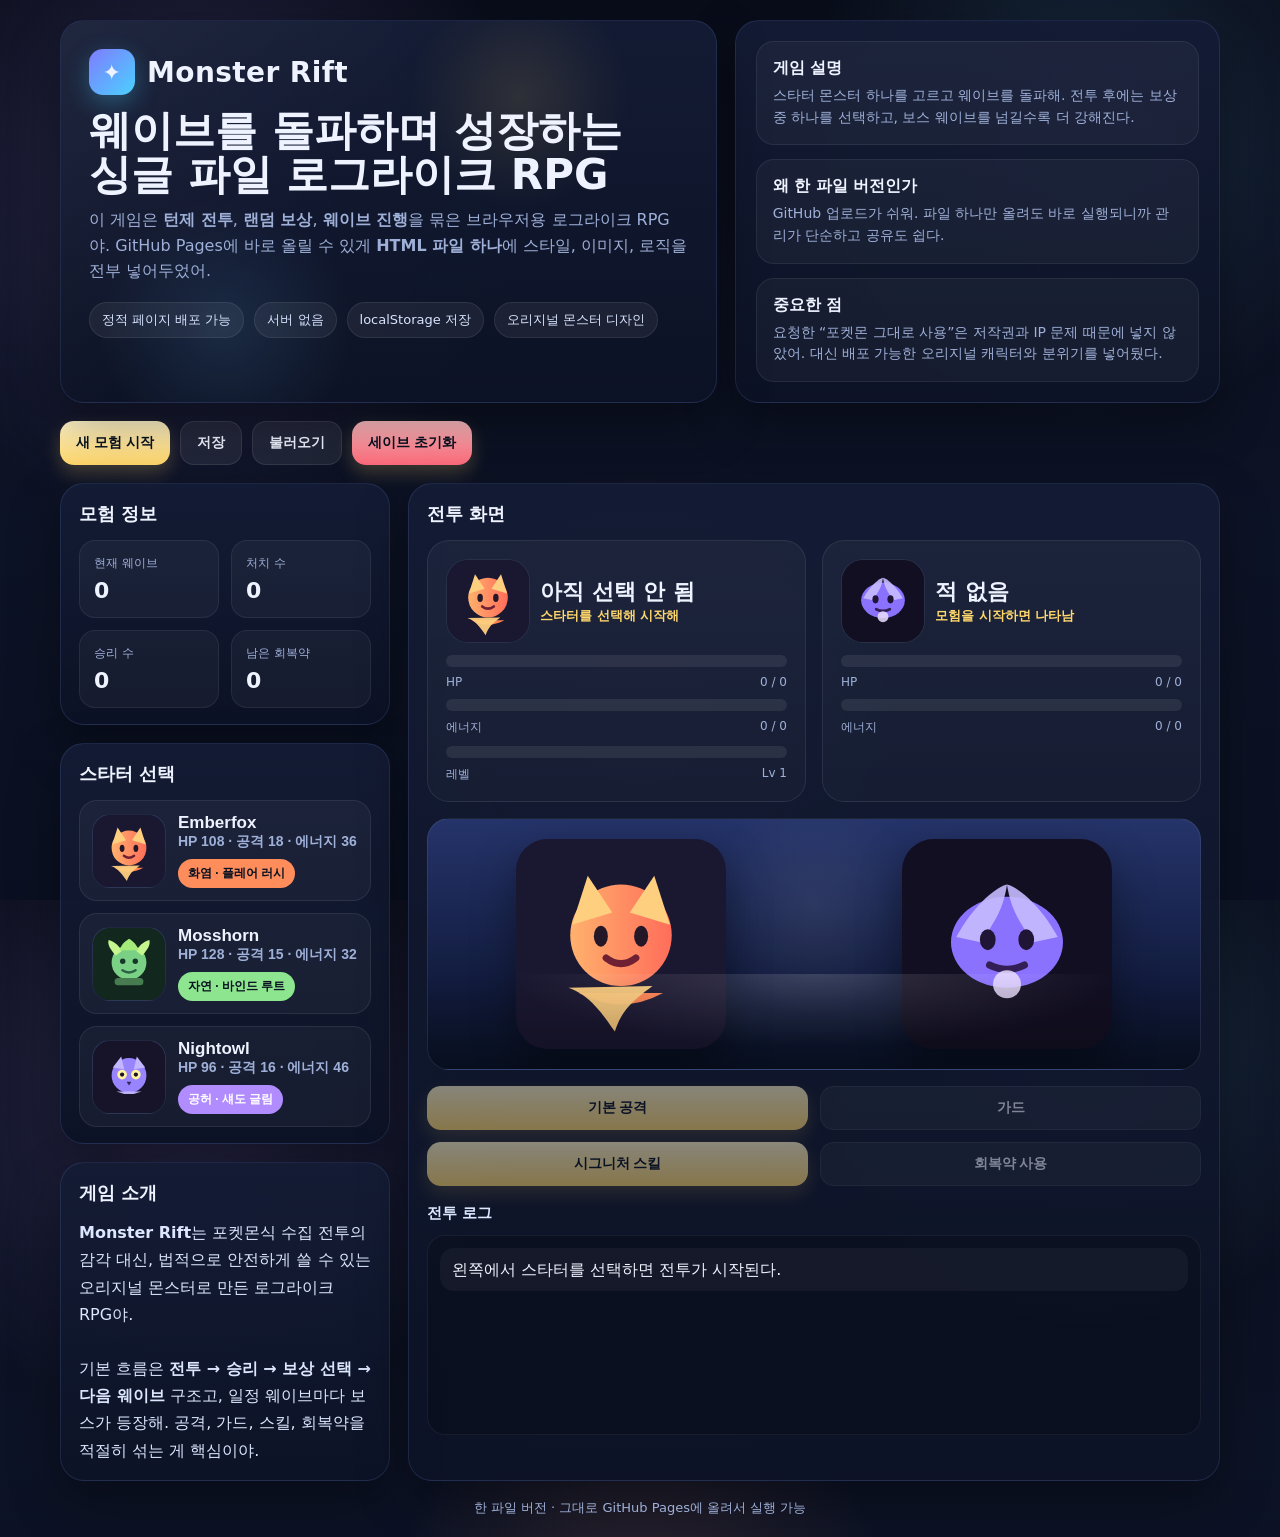
<file: Index.html>
<!DOCTYPE html>
<html lang="ko">
<head>
  <meta charset="UTF-8" />
  <meta name="viewport" content="width=device-width, initial-scale=1.0" />
  <title>Monster Rift - Single File Roguelike</title>
  <style>
    :root{
      --bg:#0b1020; --panel:#121a31; --panel2:#17213d; --line:#2a3763; --text:#eef3ff; --muted:#9fb0d8;
      --gold:#ffd76b; --hp:#ff6b7b; --mana:#6bc5ff; --heal:#66e0a3; --fire:#ff8d5c; --leaf:#8de58f; --void:#b18cff;
      --shadow:0 20px 50px rgba(0,0,0,.35);
    }
    *{box-sizing:border-box}
    html,body{height:100%}
    body{
      margin:0; color:var(--text); font-family:Inter, Pretendard, system-ui, -apple-system, Segoe UI, Roboto, sans-serif;
      background:
        radial-gradient(circle at 15% 20%, rgba(177,140,255,.18), transparent 26%),
        radial-gradient(circle at 85% 15%, rgba(107,197,255,.16), transparent 22%),
        radial-gradient(circle at 50% 80%, rgba(255,141,92,.14), transparent 26%),
        linear-gradient(180deg, #090d1a, #0d1326 60%, #0a1021);
      min-height:100vh;
    }
    .wrap{max-width:1200px; margin:0 auto; padding:20px}
    .hero{
      display:grid; grid-template-columns:1.15fr .85fr; gap:18px; margin-bottom:18px;
    }
    .panel{
      background:linear-gradient(180deg, rgba(20,28,53,.95), rgba(13,19,38,.95));
      border:1px solid rgba(130,160,255,.14); border-radius:24px; box-shadow:var(--shadow);
      overflow:hidden;
    }
    .hero-main{position:relative; min-height:280px; padding:28px; isolation:isolate}
    .hero-main::before{
      content:""; position:absolute; inset:0;
      background:
        radial-gradient(circle at 70% 20%, rgba(255,215,107,.12), transparent 20%),
        radial-gradient(circle at 25% 80%, rgba(107,197,255,.12), transparent 22%),
        linear-gradient(135deg, rgba(255,255,255,.05), transparent 42%);
      z-index:-1;
    }
    .logo{display:flex; align-items:center; gap:12px; font-weight:800; font-size:28px; letter-spacing:.4px}
    .logo-badge{
      width:46px; height:46px; border-radius:14px; display:grid; place-items:center; font-size:22px;
      background:linear-gradient(135deg, #7f7cff, #4ad1ff); box-shadow:0 8px 24px rgba(74,209,255,.3);
    }
    h1{margin:14px 0 10px; font-size:42px; line-height:1.05}
    .sub{color:var(--muted); max-width:680px; line-height:1.6}
    .tags{display:flex; flex-wrap:wrap; gap:10px; margin-top:18px}
    .tag{padding:8px 12px; border-radius:999px; background:rgba(255,255,255,.06); border:1px solid rgba(255,255,255,.08); color:#d8e4ff; font-size:13px}
    .hero-side{padding:20px; display:grid; gap:14px}
    .mini-card{padding:16px; border-radius:18px; background:rgba(255,255,255,.04); border:1px solid rgba(255,255,255,.07)}
    .mini-title{font-weight:700; margin-bottom:6px}
    .mini-text{color:var(--muted); font-size:14px; line-height:1.55}

    .toolbar{display:flex; flex-wrap:wrap; gap:10px; margin:16px 0 18px}
    button{
      appearance:none; border:none; cursor:pointer; color:#08111f; background:linear-gradient(180deg,#fff4c9,#ffd76b);
      border-radius:14px; padding:12px 16px; font-weight:800; font-size:14px; box-shadow:0 8px 18px rgba(255,215,107,.22);
      transition:.18s transform,.18s opacity,.18s box-shadow;
    }
    button.secondary{background:rgba(255,255,255,.07); color:var(--text); box-shadow:none; border:1px solid rgba(255,255,255,.09)}
    button.danger{background:linear-gradient(180deg,#ffbdc2,#ff6b7b)}
    button:hover{transform:translateY(-1px)} button:active{transform:translateY(1px)} button:disabled{opacity:.5; cursor:not-allowed}

    .game-grid{display:grid; grid-template-columns:330px 1fr; gap:18px}
    .side-stack{display:grid; gap:18px}
    .box{padding:18px 18px 16px}
    .box h2{margin:0 0 14px; font-size:18px}
    .box h3{margin:0 0 12px; font-size:15px; color:#dce7ff}
    .muted{color:var(--muted)}

    .stats{display:grid; grid-template-columns:1fr 1fr; gap:12px}
    .stat{padding:14px; border-radius:16px; background:rgba(255,255,255,.04); border:1px solid rgba(255,255,255,.07)}
    .stat .label{font-size:12px; color:var(--muted); margin-bottom:6px}
    .stat .value{font-size:22px; font-weight:800}

    .creature-pick{display:grid; gap:12px}
    .creature-btn{display:grid; grid-template-columns:74px 1fr; gap:12px; align-items:center; width:100%; text-align:left; background:rgba(255,255,255,.04); color:var(--text); box-shadow:none; border:1px solid rgba(255,255,255,.08); padding:12px; border-radius:18px}
    .portrait{width:74px; height:74px; border-radius:18px; overflow:hidden; border:1px solid rgba(255,255,255,.08); background:linear-gradient(180deg,#1b2748,#0e1530); display:grid; place-items:center}
    .portrait img{width:100%; height:100%; object-fit:cover; display:block}
    .creature-name{font-size:17px; font-weight:800}
    .pill{display:inline-flex; align-items:center; gap:6px; margin-top:8px; padding:6px 10px; border-radius:999px; font-size:12px; font-weight:700; color:#08111f}
    .pill.fire{background:var(--fire)} .pill.leaf{background:var(--leaf)} .pill.void{background:var(--void); color:#fff}

    .battle-top{display:grid; grid-template-columns:1fr 1fr; gap:16px; align-items:stretch}
    .combatant{position:relative; padding:18px; border-radius:22px; background:linear-gradient(180deg, rgba(255,255,255,.04), rgba(255,255,255,.025)); border:1px solid rgba(255,255,255,.08)}
    .combatant-header{display:flex; align-items:center; justify-content:space-between; gap:10px; margin-bottom:12px}
    .name-row{display:flex; align-items:center; gap:10px}
    .avatar{width:84px; height:84px; border-radius:22px; overflow:hidden; border:1px solid rgba(255,255,255,.1); background:#101933; flex:0 0 auto}
    .avatar img{width:100%; height:100%; display:block; object-fit:cover}
    .big-name{font-size:22px; font-weight:800}
    .wave{color:var(--gold); font-size:13px; font-weight:800}
    .bar{height:12px; border-radius:999px; background:rgba(255,255,255,.08); overflow:hidden; margin-top:10px}
    .bar > span{display:block; height:100%; border-radius:999px}
    .bar.hp > span{background:linear-gradient(90deg,#ff5c70,#ff8c98)}
    .bar.mana > span{background:linear-gradient(90deg,#5ab1ff,#83d4ff)}
    .bar.xp > span{background:linear-gradient(90deg,#ffd76b,#fff2ad)}
    .bar-label{display:flex; justify-content:space-between; margin-top:8px; font-size:12px; color:var(--muted)}

    .arena{
      margin-top:16px; min-height:210px; border-radius:22px; position:relative; overflow:hidden;
      border:1px solid rgba(255,255,255,.08);
      background:
        radial-gradient(circle at 50% 35%, rgba(255,255,255,.08), transparent 26%),
        linear-gradient(180deg, rgba(95,127,255,.18), rgba(26,35,68,.12)),
        linear-gradient(180deg, #182349, #0c1430 65%, #081126);
      display:grid; grid-template-columns:1fr 1fr;
    }
    .arena::after{content:""; position:absolute; inset:auto 0 0 0; height:38%; background:linear-gradient(180deg, transparent, rgba(0,0,0,.28)), radial-gradient(ellipse at 50% 0%, rgba(255,255,255,.14), transparent 55%)}
    .sprite-zone{display:grid; place-items:end center; padding:20px; position:relative}
    .sprite-zone .sprite{width:min(210px,90%); filter:drop-shadow(0 18px 22px rgba(0,0,0,.38)); transform-origin:center bottom; animation:idle 3s ease-in-out infinite}
    .enemy-zone .sprite{animation-delay:-1.2s}
    @keyframes idle{0%,100%{transform:translateY(0)}50%{transform:translateY(-6px)}}
    .flash{animation:flash .24s ease}
    .shake{animation:shake .28s ease}
    @keyframes flash{0%{filter:brightness(1)}50%{filter:brightness(1.8)}100%{filter:brightness(1)}}
    @keyframes shake{0%,100%{transform:translateX(0)}25%{transform:translateX(-6px)}75%{transform:translateX(6px)}}

    .actions{display:grid; grid-template-columns:repeat(2,minmax(0,1fr)); gap:12px; margin-top:16px}
    .log{height:200px; overflow:auto; border-radius:18px; background:rgba(0,0,0,.18); border:1px solid rgba(255,255,255,.06); padding:12px}
    .log-entry{padding:10px 12px; border-radius:14px; background:rgba(255,255,255,.04); margin-bottom:8px; line-height:1.45}
    .log-entry strong{color:var(--gold)}

    .reward-grid{display:grid; grid-template-columns:repeat(3,1fr); gap:12px; margin-top:10px}
    .reward-card{padding:16px; border-radius:18px; border:1px solid rgba(255,255,255,.08); background:rgba(255,255,255,.04)}
    .reward-card .r-title{font-weight:800; margin-bottom:6px}
    .reward-card .r-desc{font-size:13px; color:var(--muted); line-height:1.5; min-height:56px}

    .footer-note{margin-top:18px; color:var(--muted); font-size:13px; text-align:center}
    .desc{line-height:1.7; color:#dce7ff}
    .hidden{display:none !important}

    @media (max-width: 980px){
      .hero{grid-template-columns:1fr}
      .game-grid{grid-template-columns:1fr}
    }
    @media (max-width: 680px){
      h1{font-size:34px}
      .battle-top{grid-template-columns:1fr}
      .reward-grid{grid-template-columns:1fr}
      .actions{grid-template-columns:1fr}
    }
  </style>
</head>
<body>
  <div class="wrap">
    <section class="hero">
      <div class="panel hero-main">
        <div class="logo"><div class="logo-badge">✦</div> Monster Rift</div>
        <h1>웨이브를 돌파하며 성장하는<br>싱글 파일 로그라이크 RPG</h1>
        <div class="sub">
          이 게임은 <strong>턴제 전투</strong>, <strong>랜덤 보상</strong>, <strong>웨이브 진행</strong>을 묶은 브라우저용 로그라이크 RPG야.
          GitHub Pages에 바로 올릴 수 있게 <strong>HTML 파일 하나</strong>에 스타일, 이미지, 로직을 전부 넣어두었어.
        </div>
        <div class="tags">
          <div class="tag">정적 페이지 배포 가능</div>
          <div class="tag">서버 없음</div>
          <div class="tag">localStorage 저장</div>
          <div class="tag">오리지널 몬스터 디자인</div>
        </div>
      </div>
      <div class="panel hero-side">
        <div class="mini-card">
          <div class="mini-title">게임 설명</div>
          <div class="mini-text">스타터 몬스터 하나를 고르고 웨이브를 돌파해. 전투 후에는 보상 중 하나를 선택하고, 보스 웨이브를 넘길수록 더 강해진다.</div>
        </div>
        <div class="mini-card">
          <div class="mini-title">왜 한 파일 버전인가</div>
          <div class="mini-text">GitHub 업로드가 쉬워. 파일 하나만 올려도 바로 실행되니까 관리가 단순하고 공유도 쉽다.</div>
        </div>
        <div class="mini-card">
          <div class="mini-title">중요한 점</div>
          <div class="mini-text">요청한 “포켓몬 그대로 사용”은 저작권과 IP 문제 때문에 넣지 않았어. 대신 배포 가능한 오리지널 캐릭터와 분위기를 넣어뒀다.</div>
        </div>
      </div>
    </section>

    <div class="toolbar">
      <button id="newRunBtn">새 모험 시작</button>
      <button id="saveBtn" class="secondary">저장</button>
      <button id="loadBtn" class="secondary">불러오기</button>
      <button id="resetBtn" class="danger">세이브 초기화</button>
    </div>

    <section class="game-grid">
      <div class="side-stack">
        <div class="panel box">
          <h2>모험 정보</h2>
          <div class="stats">
            <div class="stat"><div class="label">현재 웨이브</div><div class="value" id="waveStat">0</div></div>
            <div class="stat"><div class="label">처치 수</div><div class="value" id="killsStat">0</div></div>
            <div class="stat"><div class="label">승리 수</div><div class="value" id="winsStat">0</div></div>
            <div class="stat"><div class="label">남은 회복약</div><div class="value" id="potionStat">0</div></div>
          </div>
        </div>

        <div class="panel box">
          <h2>스타터 선택</h2>
          <div class="creature-pick" id="starterList"></div>
        </div>

        <div class="panel box">
          <h2>게임 소개</h2>
          <div class="desc">
            <strong>Monster Rift</strong>는 포켓몬식 수집 전투의 감각 대신, 법적으로 안전하게 쓸 수 있는 오리지널 몬스터로 만든 로그라이크 RPG야.<br><br>
            기본 흐름은 <strong>전투 → 승리 → 보상 선택 → 다음 웨이브</strong> 구조고, 일정 웨이브마다 보스가 등장해.
            공격, 가드, 스킬, 회복약을 적절히 섞는 게 핵심이야.
          </div>
        </div>
      </div>

      <div class="panel box">
        <h2>전투 화면</h2>
        <div class="battle-top">
          <div class="combatant" id="playerCard">
            <div class="combatant-header">
              <div class="name-row">
                <div class="avatar"><img id="playerAvatar" alt="player avatar"></div>
                <div>
                  <div class="big-name" id="playerName">아직 선택 안 됨</div>
                  <div class="wave" id="playerType">스타터를 선택해 시작해</div>
                </div>
              </div>
            </div>
            <div class="bar hp"><span id="playerHpBar" style="width:0%"></span></div>
            <div class="bar-label"><span>HP</span><span id="playerHpText">0 / 0</span></div>
            <div class="bar mana"><span id="playerManaBar" style="width:0%"></span></div>
            <div class="bar-label"><span>에너지</span><span id="playerManaText">0 / 0</span></div>
            <div class="bar xp"><span id="playerXpBar" style="width:0%"></span></div>
            <div class="bar-label"><span>레벨</span><span id="playerXpText">Lv 1</span></div>
          </div>

          <div class="combatant" id="enemyCard">
            <div class="combatant-header">
              <div class="name-row">
                <div class="avatar"><img id="enemyAvatar" alt="enemy avatar"></div>
                <div>
                  <div class="big-name" id="enemyName">적 없음</div>
                  <div class="wave" id="enemyType">모험을 시작하면 나타남</div>
                </div>
              </div>
            </div>
            <div class="bar hp"><span id="enemyHpBar" style="width:0%"></span></div>
            <div class="bar-label"><span>HP</span><span id="enemyHpText">0 / 0</span></div>
            <div class="bar mana"><span id="enemyManaBar" style="width:0%"></span></div>
            <div class="bar-label"><span>에너지</span><span id="enemyManaText">0 / 0</span></div>
          </div>
        </div>

        <div class="arena">
          <div class="sprite-zone player-zone"><img class="sprite" id="playerSprite" alt="player sprite"></div>
          <div class="sprite-zone enemy-zone"><img class="sprite" id="enemySprite" alt="enemy sprite"></div>
        </div>

        <div class="actions">
          <button id="attackBtn">기본 공격</button>
          <button id="guardBtn" class="secondary">가드</button>
          <button id="skillBtn">시그니처 스킬</button>
          <button id="potionBtn" class="secondary">회복약 사용</button>
        </div>

        <div id="rewardSection" class="hidden">
          <h3 style="margin-top:18px">전투 승리 보상</h3>
          <div class="reward-grid" id="rewardGrid"></div>
        </div>

        <h3 style="margin-top:18px">전투 로그</h3>
        <div class="log" id="log"></div>
      </div>
    </section>

    <div class="footer-note">한 파일 버전 · 그대로 GitHub Pages에 올려서 실행 가능</div>
  </div>

  <script>
    const svgUri = (svg) => 'data:image/svg+xml;utf8,' + encodeURIComponent(svg.trim());

    const ART = {
      emberfox: svgUri(`
        <svg xmlns="http://www.w3.org/2000/svg" viewBox="0 0 240 240">
          <defs>
            <linearGradient id="g" x1="0" x2="1"><stop stop-color="#ffb16d"/><stop offset="1" stop-color="#ff6d5a"/></linearGradient>
          </defs>
          <rect width="240" height="240" rx="36" fill="#1a1731"/>
          <circle cx="120" cy="110" r="58" fill="url(#g)"/>
          <path d="M64 98 82 42l28 42" fill="#ffcf80"/><path d="M176 98 158 42l-28 42" fill="#ffcf80"/>
          <ellipse cx="97" cy="111" rx="8" ry="12" fill="#241728"/><ellipse cx="143" cy="111" rx="8" ry="12" fill="#241728"/>
          <path d="M103 136q17 13 34 0" stroke="#6f2033" stroke-width="8" fill="none" stroke-linecap="round"/>
          <path d="M72 176q48 26 96 0" fill="#ff8352"/>
          <path d="M60 170c24 8 39 30 53 50 8-24 19-34 43-52" fill="#ffcf80" opacity=".95"/>
        </svg>`),
      mosshorn: svgUri(`
        <svg xmlns="http://www.w3.org/2000/svg" viewBox="0 0 240 240">
          <rect width="240" height="240" rx="36" fill="#12281e"/>
          <circle cx="120" cy="115" r="58" fill="#7ad185"/>
          <path d="M76 92c-18-20-28-35-24-52 22 6 34 19 44 37" fill="#c6f78e"/>
          <path d="M164 92c18-20 28-35 24-52-22 6-34 19-44 37" fill="#c6f78e"/>
          <path d="M88 74c7-16 12-25 32-38 20 12 25 22 32 38" fill="#a5eb79"/>
          <circle cx="99" cy="111" r="9" fill="#153629"/><circle cx="141" cy="111" r="9" fill="#153629"/>
          <path d="M98 141q22 15 44 0" stroke="#2a6144" stroke-width="8" fill="none" stroke-linecap="round"/>
          <rect x="72" y="167" width="96" height="24" rx="12" fill="#467c50"/>
        </svg>`),
      nightowl: svgUri(`
        <svg xmlns="http://www.w3.org/2000/svg" viewBox="0 0 240 240">
          <rect width="240" height="240" rx="36" fill="#171328"/>
          <circle cx="120" cy="115" r="58" fill="#9984ff"/>
          <path d="M66 88 94 52l10 42" fill="#c2b7ff"/><path d="M174 88 146 52l-10 42" fill="#c2b7ff"/>
          <circle cx="97" cy="112" r="16" fill="#fff2a0"/><circle cx="143" cy="112" r="16" fill="#fff2a0"/>
          <circle cx="97" cy="112" r="7" fill="#171328"/><circle cx="143" cy="112" r="7" fill="#171328"/>
          <path d="M112 136h16l-8 12z" fill="#33235e"/>
          <path d="M78 168q42 18 84 0" fill="#c7bcff" opacity=".92"/>
        </svg>`),
      blazefang: svgUri(`
        <svg xmlns="http://www.w3.org/2000/svg" viewBox="0 0 240 240"><rect width="240" height="240" rx="36" fill="#251426"/><circle cx="120" cy="115" r="60" fill="#ff7f63"/><path d="M82 92 68 38l34 40" fill="#ffd69c"/><path d="M158 92 172 38l-34 40" fill="#ffd69c"/><circle cx="99" cy="111" r="9" fill="#321723"/><circle cx="141" cy="111" r="9" fill="#321723"/><path d="M100 141q20 9 40 0" stroke="#6a2132" stroke-width="8" fill="none" stroke-linecap="round"/><path d="M74 168c50 12 88 8 92 0-6 26-27 36-46 36s-40-10-46-36Z" fill="#ffb46b"/></svg>`),
      briarthorn: svgUri(`
        <svg xmlns="http://www.w3.org/2000/svg" viewBox="0 0 240 240"><rect width="240" height="240" rx="36" fill="#10261d"/><circle cx="120" cy="115" r="60" fill="#5ebc73"/><path d="M70 88c6-30 20-46 50-56-8 28-18 41-34 55" fill="#d9ff8c"/><path d="M170 88c-6-30-20-46-50-56 8 28 18 41 34 55" fill="#d9ff8c"/><circle cx="98" cy="112" r="10" fill="#1b3426"/><circle cx="142" cy="112" r="10" fill="#1b3426"/><path d="M94 140q26 16 52 0" stroke="#254a34" stroke-width="8" fill="none" stroke-linecap="round"/><path d="M78 170l20-20 18 18 22-22 24 24" stroke="#d3ff9a" stroke-width="10" fill="none" stroke-linecap="round" stroke-linejoin="round"/></svg>`),
      voidmoth: svgUri(`
        <svg xmlns="http://www.w3.org/2000/svg" viewBox="0 0 240 240"><rect width="240" height="240" rx="36" fill="#130f23"/><ellipse cx="120" cy="118" rx="64" ry="52" fill="#8a72ff"/><path d="M62 112c22-40 48-58 58-60-4 26-12 40-30 66" fill="#c7bcff" opacity=".9"/><path d="M178 112c-22-40-48-58-58-60 4 26 12 40 30 66" fill="#c7bcff" opacity=".9"/><ellipse cx="98" cy="115" rx="9" ry="12" fill="#211535"/><ellipse cx="142" cy="115" rx="9" ry="12" fill="#211535"/><path d="M100 144q20 10 40 0" stroke="#331f56" stroke-width="8" fill="none" stroke-linecap="round"/><circle cx="120" cy="166" r="16" fill="#eadcff" opacity=".86"/></svg>`)
    };

    const STARTERS = [
      {
        id:'emberfox', name:'Emberfox', type:'화염', pill:'fire', art:ART.emberfox,
        maxHp:108, hp:108, maxMana:36, mana:22, atk:18, guard:5,
        skill:{name:'플레어 러시', cost:12, desc:'큰 화염 피해', power:34}
      },
      {
        id:'mosshorn', name:'Mosshorn', type:'자연', pill:'leaf', art:ART.mosshorn,
        maxHp:128, hp:128, maxMana:32, mana:20, atk:15, guard:8,
        skill:{name:'바인드 루트', cost:10, desc:'피해 + 자가 회복', power:26, heal:12}
      },
      {
        id:'nightowl', name:'Nightowl', type:'공허', pill:'void', art:ART.nightowl,
        maxHp:96, hp:96, maxMana:46, mana:28, atk:16, guard:4,
        skill:{name:'섀도 글림', cost:14, desc:'강한 마법 피해', power:38}
      }
    ];

    const ENEMIES = [
      {id:'blazefang', name:'Blazefang', type:'화염', pill:'fire', art:ART.blazefang, maxHp:92, atk:14, guard:3},
      {id:'briarthorn', name:'Briarthorn', type:'자연', pill:'leaf', art:ART.briarthorn, maxHp:104, atk:13, guard:5},
      {id:'voidmoth', name:'Voidmoth', type:'공허', pill:'void', art:ART.voidmoth, maxHp:88, atk:16, guard:2}
    ];

    const state = {
      run:null,
      defending:false,
      rewards:[]
    };

    const el = (id)=>document.getElementById(id);
    const logEl = el('log');

    function clone(obj){ return JSON.parse(JSON.stringify(obj)); }
    function rand(arr){ return arr[Math.floor(Math.random()*arr.length)] }
    function clamp(n,a,b){ return Math.max(a, Math.min(b, n)); }
    function isBossWave(w){ return w>0 && w%5===0; }

    function renderStarters(){
      el('starterList').innerHTML = STARTERS.map(s => `
        <button class="creature-btn" onclick="pickStarter('${s.id}')">
          <div class="portrait"><img src="${s.art}" alt="${s.name}"></div>
          <div>
            <div class="creature-name">${s.name}</div>
            <div class="muted">HP ${s.maxHp} · 공격 ${s.atk} · 에너지 ${s.maxMana}</div>
            <div class="pill ${s.pill}">${s.type} · ${s.skill.name}</div>
          </div>
        </button>
      `).join('');
    }

    function newRun(starterId){
      const starter = clone(STARTERS.find(s=>s.id===starterId));
      state.run = { wave:1, kills:0, wins:0, potions:2, xp:0, level:1, player:starter, enemy:null, over:false };
      addLog(`<strong>${starter.name}</strong>와 함께 리프트에 입장했다.`);
      spawnEnemy();
      render();
    }

    function pickStarter(id){
      newRun(id);
    }
    window.pickStarter = pickStarter;

    function scaledEnemy(base, wave){
      const mul = 1 + (wave-1)*0.12 + (isBossWave(wave)?0.28:0);
      return {
        id: base.id, name: isBossWave(wave) ? `Boss ${base.name}` : base.name, type: base.type, pill: base.pill, art: base.art,
        maxHp: Math.round(base.maxHp*mul), hp: Math.round(base.maxHp*mul),
        maxMana: 28 + wave*3, mana: 12 + wave*2,
        atk: Math.round(base.atk*mul), guard: Math.round(base.guard + wave*0.5),
        skill: {name: isBossWave(wave)?'오버드라이브':'와일드 버스트', cost: 12, power: Math.round(22*mul)}
      }
    }

    function spawnEnemy(){
      const e = scaledEnemy(rand(ENEMIES), state.run.wave);
      state.run.enemy = e;
      state.defending = false;
      addLog(`${isBossWave(state.run.wave)?'⚠️ 보스 웨이브! ':''}<strong>${e.name}</strong> 등장.`);
      render();
    }

    function addLog(text){
      const div = document.createElement('div');
      div.className='log-entry';
      div.innerHTML = text;
      logEl.prepend(div);
    }

    function damageCalc(attacker, defender, basePower){
      const variance = 0.85 + Math.random()*0.3;
      return Math.max(1, Math.round((basePower + attacker.atk) * variance - defender.guard));
    }

    function animateHit(target){
      const card = target === 'player' ? el('playerCard') : el('enemyCard');
      const sprite = target === 'player' ? el('playerSprite') : el('enemySprite');
      card.classList.remove('flash'); sprite.classList.remove('shake');
      void card.offsetWidth;
      card.classList.add('flash'); sprite.classList.add('shake');
      setTimeout(()=>{ card.classList.remove('flash'); sprite.classList.remove('shake'); }, 320);
    }

    function playerAction(kind){
      if(!state.run || state.run.over || !state.run.enemy) return;
      const p = state.run.player, e = state.run.enemy;
      if(kind==='attack'){
        const dmg = damageCalc(p,e,8);
        e.hp = clamp(e.hp - dmg, 0, e.maxHp);
        p.mana = clamp(p.mana + 5, 0, p.maxMana);
        animateHit('enemy');
        addLog(`너의 <strong>기본 공격</strong>! ${e.name}에게 ${dmg} 피해.`);
      }
      if(kind==='guard'){
        state.defending = true;
        p.mana = clamp(p.mana + 7, 0, p.maxMana);
        addLog(`너는 <strong>가드</strong>를 선택했다. 이번 턴 받는 피해가 줄어든다.`);
      }
      if(kind==='skill'){
        if(p.mana < p.skill.cost){ addLog(`에너지가 부족하다. <strong>${p.skill.name}</strong> 실패.`); render(); return; }
        p.mana -= p.skill.cost;
        const dmg = damageCalc(p,e,p.skill.power);
        e.hp = clamp(e.hp - dmg, 0, e.maxHp);
        if(p.skill.heal){
          p.hp = clamp(p.hp + p.skill.heal, 0, p.maxHp);
          addLog(`<strong>${p.skill.name}</strong> 발동! ${dmg} 피해, ${p.skill.heal} 회복.`);
        } else {
          addLog(`<strong>${p.skill.name}</strong> 발동! ${e.name}에게 ${dmg} 큰 피해.`);
        }
        animateHit('enemy');
      }
      if(kind==='potion'){
        if(state.run.potions <= 0){ addLog('회복약이 없다.'); render(); return; }
        state.run.potions -= 1;
        const heal = 28;
        p.hp = clamp(p.hp + heal, 0, p.maxHp);
        addLog(`회복약 사용. HP ${heal} 회복.`);
      }
      if(e.hp <= 0){
        winBattle();
        return;
      }
      setTimeout(enemyTurn, 250);
      render();
    }

    function enemyTurn(){
      if(!state.run || state.run.over) return;
      const p = state.run.player, e = state.run.enemy;
      let dmg = 0;
      const useSkill = e.mana >= e.skill.cost && Math.random() < 0.34;
      if(useSkill){
        e.mana -= e.skill.cost;
        dmg = damageCalc(e,p,e.skill.power);
        addLog(`${e.name}의 <strong>${e.skill.name}</strong>! ${dmg} 피해.`);
      } else {
        dmg = damageCalc(e,p,7);
        e.mana = clamp(e.mana + 6, 0, e.maxMana);
        addLog(`${e.name}의 공격! ${dmg} 피해.`);
      }
      if(state.defending){
        dmg = Math.max(1, Math.round(dmg * 0.5));
        addLog(`가드 효과로 피해 감소.`);
        state.defending = false;
      }
      p.hp = clamp(p.hp - dmg, 0, p.maxHp);
      animateHit('player');
      if(p.hp <= 0){ loseRun(); return; }
      render();
    }

    function winBattle(){
      const run = state.run;
      run.kills += 1; run.wins += 1; run.xp += 14 + run.wave*3;
      if(run.xp >= run.level * 28){
        run.xp -= run.level * 28; run.level += 1;
        run.player.maxHp += 10; run.player.atk += 2; run.player.maxMana += 4; run.player.hp = run.player.maxHp; run.player.mana = run.player.maxMana;
        addLog(`<strong>레벨 업!</strong> Lv ${run.level}이 되었다.`);
      }
      addLog(`<strong>${run.enemy.name}</strong> 격파! 보상을 선택해.`);
      state.rewards = buildRewards();
      el('rewardSection').classList.remove('hidden');
      renderRewards();
      disableActions(true);
      render();
    }

    function buildRewards(){
      return [
        {title:'공격 강화', desc:'공격력 +3', apply(){ state.run.player.atk += 3; }},
        {title:'최대 HP 강화', desc:'최대 HP +16, 현재 HP도 일부 회복', apply(){ state.run.player.maxHp += 16; state.run.player.hp = clamp(state.run.player.hp + 16,0,state.run.player.maxHp); }},
        {title:'에너지 코어', desc:'최대 에너지 +8, 현재 에너지 +8', apply(){ state.run.player.maxMana += 8; state.run.player.mana = clamp(state.run.player.mana + 8,0,state.run.player.maxMana); }},
        {title:'회복약 지급', desc:'회복약 +1', apply(){ state.run.potions += 1; }},
        {title:'수호 껍질', desc:'방어력 +2', apply(){ state.run.player.guard += 2; }},
      ].sort(()=>Math.random()-0.5).slice(0,3);
    }

    function chooseReward(i){
      const reward = state.rewards[i];
      if(!reward) return;
      reward.apply();
      addLog(`보상 선택: <strong>${reward.title}</strong>`);
      state.run.wave += 1;
      state.rewards = [];
      el('rewardSection').classList.add('hidden');
      disableActions(false);
      spawnEnemy();
      saveRun();
      render();
    }
    window.chooseReward = chooseReward;

    function loseRun(){
      state.run.over = true;
      addLog(`<strong>패배...</strong> 웨이브 ${state.run.wave}에서 모험 종료.`);
      disableActions(true);
      render();
    }

    function renderRewards(){
      el('rewardGrid').innerHTML = state.rewards.map((r,i)=>`
        <div class="reward-card">
          <div class="r-title">${r.title}</div>
          <div class="r-desc">${r.desc}</div>
          <button onclick="chooseReward(${i})">이 보상 선택</button>
        </div>
      `).join('');
    }

    function disableActions(disabled){
      ['attackBtn','guardBtn','skillBtn','potionBtn'].forEach(id=>el(id).disabled = disabled);
    }

    function saveRun(){
      if(!state.run) return;
      localStorage.setItem('monsterrift-singlefile-save', JSON.stringify(state.run));
      addLog('세이브 완료.');
    }
    function loadRun(){
      const raw = localStorage.getItem('monsterrift-singlefile-save');
      if(!raw){ addLog('불러올 세이브가 없다.'); return; }
      state.run = JSON.parse(raw);
      state.rewards = [];
      el('rewardSection').classList.add('hidden');
      disableActions(!!state.run.over);
      addLog('세이브를 불러왔다.');
      render();
    }
    function resetSave(){
      localStorage.removeItem('monsterrift-singlefile-save');
      addLog('세이브를 초기화했다.');
    }

    function render(){
      const run = state.run;
      el('waveStat').textContent = run ? run.wave : 0;
      el('killsStat').textContent = run ? run.kills : 0;
      el('winsStat').textContent = run ? run.wins : 0;
      el('potionStat').textContent = run ? run.potions : 0;

      if(!run){
        el('playerName').textContent = '아직 선택 안 됨';
        el('playerType').textContent = '스타터를 선택해 시작해';
        el('enemyName').textContent = '적 없음';
        el('enemyType').textContent = '모험을 시작하면 나타남';
        el('playerAvatar').src = ART.emberfox; el('playerSprite').src = ART.emberfox;
        el('enemyAvatar').src = ART.voidmoth; el('enemySprite').src = ART.voidmoth;
        ['playerHpBar','playerManaBar','playerXpBar','enemyHpBar','enemyManaBar'].forEach(id=>el(id).style.width='0%');
        el('playerHpText').textContent = '0 / 0'; el('playerManaText').textContent='0 / 0'; el('playerXpText').textContent='Lv 1'; el('enemyHpText').textContent='0 / 0'; el('enemyManaText').textContent='0 / 0';
        disableActions(true); return;
      }

      const p = run.player, e = run.enemy;
      el('playerName').textContent = p.name;
      el('playerType').innerHTML = `<span class="pill ${p.pill}">${p.type}</span>`;
      el('playerAvatar').src = p.art; el('playerSprite').src = p.art;
      el('playerHpBar').style.width = (p.hp/p.maxHp*100)+'%';
      el('playerManaBar').style.width = (p.mana/p.maxMana*100)+'%';
      el('playerXpBar').style.width = (run.xp/(run.level*28)*100)+'%';
      el('playerHpText').textContent = `${p.hp} / ${p.maxHp}`;
      el('playerManaText').textContent = `${p.mana} / ${p.maxMana}`;
      el('playerXpText').textContent = `Lv ${run.level}`;

      if(e){
        el('enemyName').textContent = e.name;
        el('enemyType').innerHTML = `<span class="pill ${e.pill}">${e.type}${isBossWave(run.wave)?' · 보스':''}</span>`;
        el('enemyAvatar').src = e.art; el('enemySprite').src = e.art;
        el('enemyHpBar').style.width = (e.hp/e.maxHp*100)+'%';
        el('enemyManaBar').style.width = (e.mana/e.maxMana*100)+'%';
        el('enemyHpText').textContent = `${e.hp} / ${e.maxHp}`;
        el('enemyManaText').textContent = `${e.mana} / ${e.maxMana}`;
      }
      el('skillBtn').textContent = `${p.skill.name} (${p.skill.cost})`;
      disableActions(!!run.over || !run.enemy || state.rewards.length>0);
    }

    el('newRunBtn').onclick = ()=>{
      logEl.innerHTML='';
      addLog('새 모험을 시작하려면 왼쪽에서 스타터를 골라.');
      state.run = null; state.rewards = []; el('rewardSection').classList.add('hidden'); render();
    };
    el('attackBtn').onclick = ()=>playerAction('attack');
    el('guardBtn').onclick = ()=>playerAction('guard');
    el('skillBtn').onclick = ()=>playerAction('skill');
    el('potionBtn').onclick = ()=>playerAction('potion');
    el('saveBtn').onclick = saveRun;
    el('loadBtn').onclick = loadRun;
    el('resetBtn').onclick = ()=>{ resetSave(); state.run=null; state.rewards=[]; el('rewardSection').classList.add('hidden'); render(); };

    renderStarters();
    addLog('왼쪽에서 스타터를 선택하면 전투가 시작된다.');
    render();
  </script>
</body>
</html>
</file>
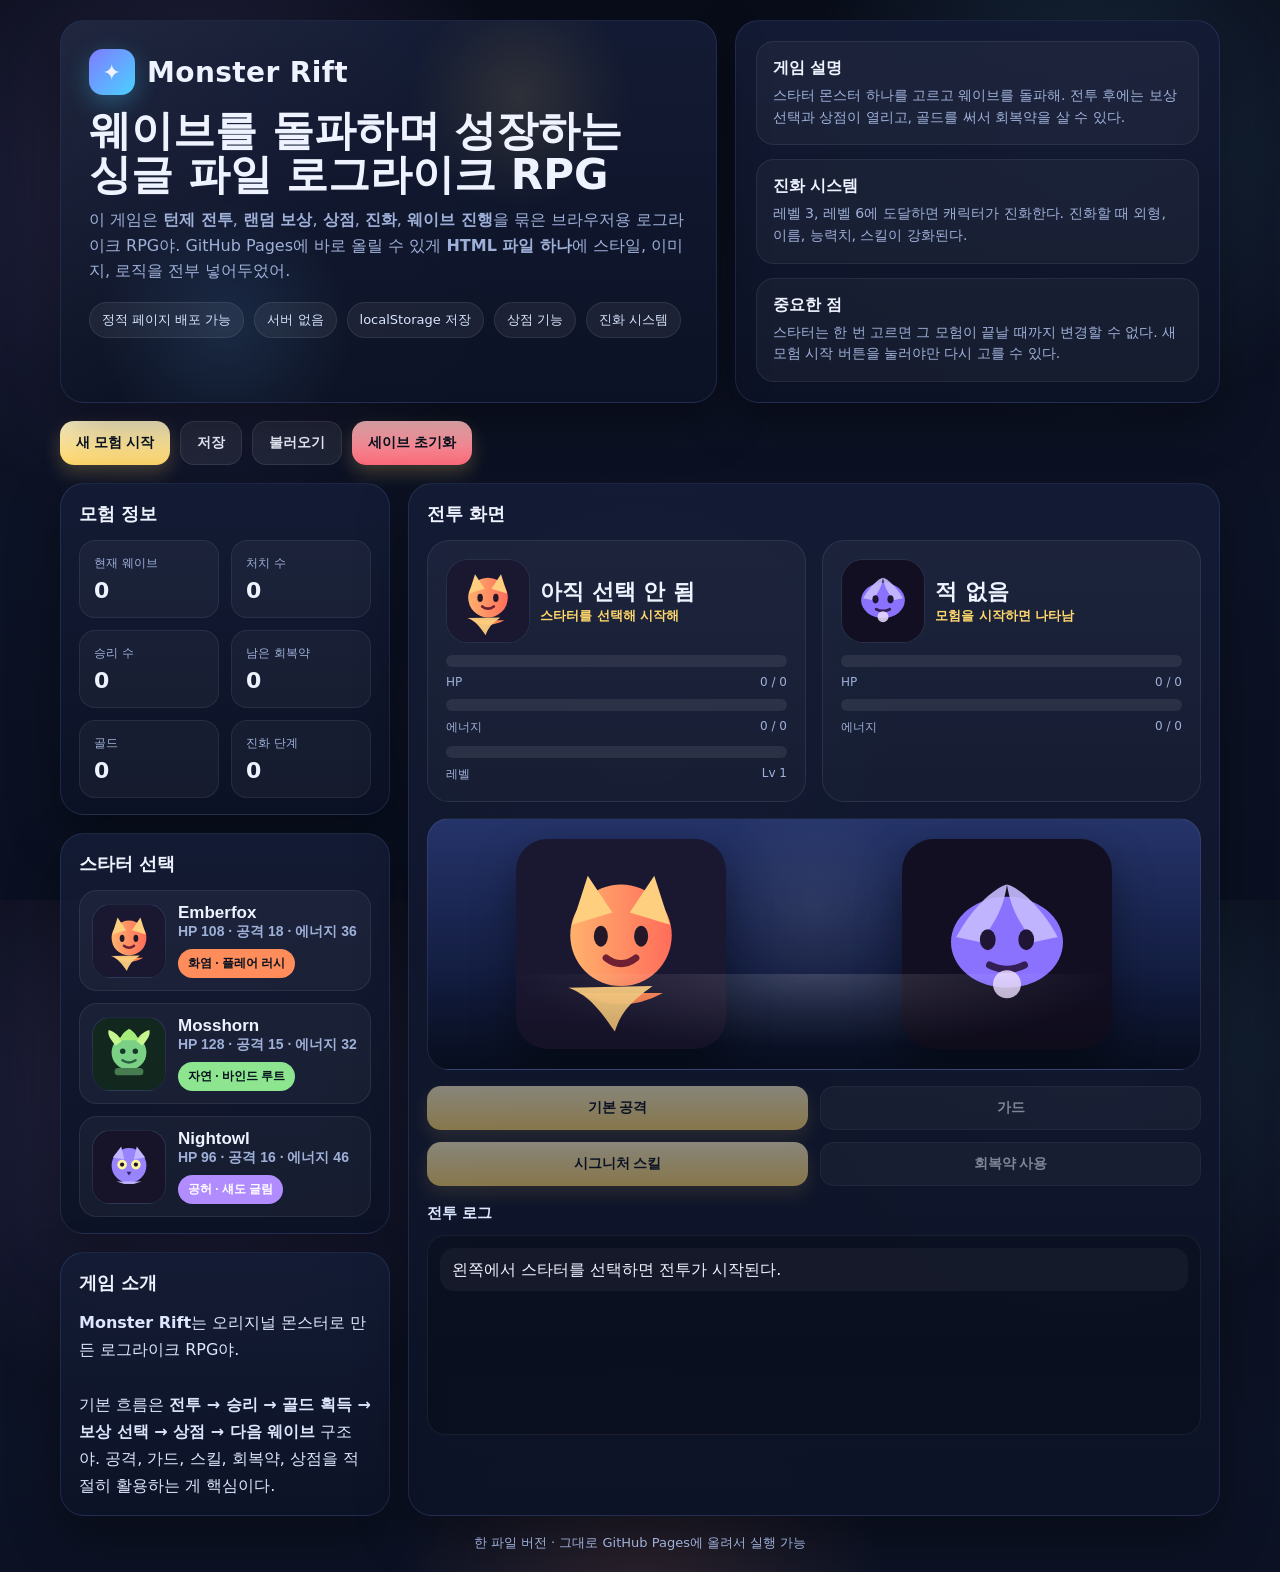
<file: index.html>
<!DOCTYPE html>
<html lang="ko">
<head>
  <meta charset="UTF-8" />
  <meta name="viewport" content="width=device-width, initial-scale=1.0" />
  <title>Monster Rift - Single File Roguelike</title>
  <style>
    :root{
      --bg:#0b1020; --panel:#121a31; --panel2:#17213d; --line:#2a3763; --text:#eef3ff; --muted:#9fb0d8;
      --gold:#ffd76b; --hp:#ff6b7b; --mana:#6bc5ff; --heal:#66e0a3; --fire:#ff8d5c; --leaf:#8de58f; --void:#b18cff;
      --shadow:0 20px 50px rgba(0,0,0,.35);
    }
    *{box-sizing:border-box}
    html,body{height:100%}
    body{
      margin:0; color:var(--text); font-family:Inter, Pretendard, system-ui, -apple-system, Segoe UI, Roboto, sans-serif;
      background:
        radial-gradient(circle at 15% 20%, rgba(177,140,255,.18), transparent 26%),
        radial-gradient(circle at 85% 15%, rgba(107,197,255,.16), transparent 22%),
        radial-gradient(circle at 50% 80%, rgba(255,141,92,.14), transparent 26%),
        linear-gradient(180deg, #090d1a, #0d1326 60%, #0a1021);
      min-height:100vh;
    }
    .wrap{max-width:1200px; margin:0 auto; padding:20px}
    .hero{
      display:grid; grid-template-columns:1.15fr .85fr; gap:18px; margin-bottom:18px;
    }
    .panel{
      background:linear-gradient(180deg, rgba(20,28,53,.95), rgba(13,19,38,.95));
      border:1px solid rgba(130,160,255,.14); border-radius:24px; box-shadow:var(--shadow);
      overflow:hidden;
    }
    .hero-main{position:relative; min-height:280px; padding:28px; isolation:isolate}
    .hero-main::before{
      content:""; position:absolute; inset:0;
      background:
        radial-gradient(circle at 70% 20%, rgba(255,215,107,.12), transparent 20%),
        radial-gradient(circle at 25% 80%, rgba(107,197,255,.12), transparent 22%),
        linear-gradient(135deg, rgba(255,255,255,.05), transparent 42%);
      z-index:-1;
    }
    .logo{display:flex; align-items:center; gap:12px; font-weight:800; font-size:28px; letter-spacing:.4px}
    .logo-badge{
      width:46px; height:46px; border-radius:14px; display:grid; place-items:center; font-size:22px;
      background:linear-gradient(135deg, #7f7cff, #4ad1ff); box-shadow:0 8px 24px rgba(74,209,255,.3);
    }
    h1{margin:14px 0 10px; font-size:42px; line-height:1.05}
    .sub{color:var(--muted); max-width:680px; line-height:1.6}
    .tags{display:flex; flex-wrap:wrap; gap:10px; margin-top:18px}
    .tag{padding:8px 12px; border-radius:999px; background:rgba(255,255,255,.06); border:1px solid rgba(255,255,255,.08); color:#d8e4ff; font-size:13px}
    .hero-side{padding:20px; display:grid; gap:14px}
    .mini-card{padding:16px; border-radius:18px; background:rgba(255,255,255,.04); border:1px solid rgba(255,255,255,.07)}
    .mini-title{font-weight:700; margin-bottom:6px}
    .mini-text{color:var(--muted); font-size:14px; line-height:1.55}

    .toolbar{display:flex; flex-wrap:wrap; gap:10px; margin:16px 0 18px}
    button{
      appearance:none; border:none; cursor:pointer; color:#08111f; background:linear-gradient(180deg,#fff4c9,#ffd76b);
      border-radius:14px; padding:12px 16px; font-weight:800; font-size:14px; box-shadow:0 8px 18px rgba(255,215,107,.22);
      transition:.18s transform,.18s opacity,.18s box-shadow;
    }
    button.secondary{background:rgba(255,255,255,.07); color:var(--text); box-shadow:none; border:1px solid rgba(255,255,255,.09)}
    button.danger{background:linear-gradient(180deg,#ffbdc2,#ff6b7b)}
    button:hover{transform:translateY(-1px)}
    button:active{transform:translateY(1px)}
    button:disabled{opacity:.5; cursor:not-allowed}

    .game-grid{display:grid; grid-template-columns:330px 1fr; gap:18px}
    .side-stack{display:grid; gap:18px}
    .box{padding:18px 18px 16px}
    .box h2{margin:0 0 14px; font-size:18px}
    .box h3{margin:0 0 12px; font-size:15px; color:#dce7ff}
    .muted{color:var(--muted)}

    .stats{display:grid; grid-template-columns:1fr 1fr; gap:12px}
    .stat{padding:14px; border-radius:16px; background:rgba(255,255,255,.04); border:1px solid rgba(255,255,255,.07)}
    .stat .label{font-size:12px; color:var(--muted); margin-bottom:6px}
    .stat .value{font-size:22px; font-weight:800}

    .creature-pick{display:grid; gap:12px}
    .creature-btn{
      display:grid; grid-template-columns:74px 1fr; gap:12px; align-items:center; width:100%; text-align:left;
      background:rgba(255,255,255,.04); color:var(--text); box-shadow:none; border:1px solid rgba(255,255,255,.08); padding:12px; border-radius:18px
    }
    .creature-btn.locked{opacity:.55; cursor:not-allowed}
    .starter-locked{
      margin-top:10px; padding:10px 12px; border-radius:14px;
      background:rgba(255,215,107,.1); border:1px solid rgba(255,215,107,.22); color:#ffe8a2; font-size:13px;
    }
    .portrait{width:74px; height:74px; border-radius:18px; overflow:hidden; border:1px solid rgba(255,255,255,.08); background:linear-gradient(180deg,#1b2748,#0e1530); display:grid; place-items:center}
    .portrait img{width:100%; height:100%; object-fit:cover; display:block}
    .creature-name{font-size:17px; font-weight:800}
    .pill{display:inline-flex; align-items:center; gap:6px; margin-top:8px; padding:6px 10px; border-radius:999px; font-size:12px; font-weight:700; color:#08111f}
    .pill.fire{background:var(--fire)}
    .pill.leaf{background:var(--leaf)}
    .pill.void{background:var(--void); color:#fff}
    .pill.gold{background:var(--gold); color:#1b1b1b}

    .battle-top{display:grid; grid-template-columns:1fr 1fr; gap:16px; align-items:stretch}
    .combatant{position:relative; padding:18px; border-radius:22px; background:linear-gradient(180deg, rgba(255,255,255,.04), rgba(255,255,255,.025)); border:1px solid rgba(255,255,255,.08)}
    .combatant-header{display:flex; align-items:center; justify-content:space-between; gap:10px; margin-bottom:12px}
    .name-row{display:flex; align-items:center; gap:10px}
    .avatar{width:84px; height:84px; border-radius:22px; overflow:hidden; border:1px solid rgba(255,255,255,.1); background:#101933; flex:0 0 auto}
    .avatar img{width:100%; height:100%; display:block; object-fit:cover}
    .big-name{font-size:22px; font-weight:800}
    .wave{color:var(--gold); font-size:13px; font-weight:800}
    .bar{height:12px; border-radius:999px; background:rgba(255,255,255,.08); overflow:hidden; margin-top:10px}
    .bar > span{display:block; height:100%; border-radius:999px}
    .bar.hp > span{background:linear-gradient(90deg,#ff5c70,#ff8c98)}
    .bar.mana > span{background:linear-gradient(90deg,#5ab1ff,#83d4ff)}
    .bar.xp > span{background:linear-gradient(90deg,#ffd76b,#fff2ad)}
    .bar-label{display:flex; justify-content:space-between; margin-top:8px; font-size:12px; color:var(--muted)}

    .arena{
      margin-top:16px; min-height:210px; border-radius:22px; position:relative; overflow:hidden;
      border:1px solid rgba(255,255,255,.08);
      background:
        radial-gradient(circle at 50% 35%, rgba(255,255,255,.08), transparent 26%),
        linear-gradient(180deg, rgba(95,127,255,.18), rgba(26,35,68,.12)),
        linear-gradient(180deg, #182349, #0c1430 65%, #081126);
      display:grid; grid-template-columns:1fr 1fr;
    }
    .arena::after{
      content:""; position:absolute; inset:auto 0 0 0; height:38%;
      background:linear-gradient(180deg, transparent, rgba(0,0,0,.28)), radial-gradient(ellipse at 50% 0%, rgba(255,255,255,.14), transparent 55%)
    }
    .sprite-zone{display:grid; place-items:end center; padding:20px; position:relative}
    .sprite-zone .sprite{
      width:min(210px,90%); filter:drop-shadow(0 18px 22px rgba(0,0,0,.38));
      transform-origin:center bottom; animation:idle 3s ease-in-out infinite
    }
    .enemy-zone .sprite{animation-delay:-1.2s}
    @keyframes idle{0%,100%{transform:translateY(0)}50%{transform:translateY(-6px)}}
    .flash{animation:flash .24s ease}
    .shake{animation:shake .28s ease}
    @keyframes flash{0%{filter:brightness(1)}50%{filter:brightness(1.8)}100%{filter:brightness(1)}}
    @keyframes shake{0%,100%{transform:translateX(0)}25%{transform:translateX(-6px)}75%{transform:translateX(6px)}}

    .actions{display:grid; grid-template-columns:repeat(2,minmax(0,1fr)); gap:12px; margin-top:16px}
    .log{height:200px; overflow:auto; border-radius:18px; background:rgba(0,0,0,.18); border:1px solid rgba(255,255,255,.06); padding:12px}
    .log-entry{padding:10px 12px; border-radius:14px; background:rgba(255,255,255,.04); margin-bottom:8px; line-height:1.45}
    .log-entry strong{color:var(--gold)}

    .reward-grid,.shop-grid{display:grid; grid-template-columns:repeat(3,1fr); gap:12px; margin-top:10px}
    .reward-card,.shop-card{padding:16px; border-radius:18px; border:1px solid rgba(255,255,255,.08); background:rgba(255,255,255,.04)}
    .reward-card .r-title,.shop-card .s-title{font-weight:800; margin-bottom:6px}
    .reward-card .r-desc,.shop-card .s-desc{font-size:13px; color:var(--muted); line-height:1.5; min-height:56px}
    .shop-header{
      display:flex; align-items:center; justify-content:space-between; gap:10px; margin-top:18px;
      padding:14px 16px; border-radius:16px; background:rgba(255,215,107,.08); border:1px solid rgba(255,215,107,.16)
    }

    .footer-note{margin-top:18px; color:var(--muted); font-size:13px; text-align:center}
    .desc{line-height:1.7; color:#dce7ff}
    .hidden{display:none !important}

    @media (max-width: 980px){
      .hero{grid-template-columns:1fr}
      .game-grid{grid-template-columns:1fr}
    }
    @media (max-width: 680px){
      h1{font-size:34px}
      .battle-top{grid-template-columns:1fr}
      .reward-grid,.shop-grid{grid-template-columns:1fr}
      .actions{grid-template-columns:1fr}
    }
  </style>
</head>
<body>
  <div class="wrap">
    <section class="hero">
      <div class="panel hero-main">
        <div class="logo"><div class="logo-badge">✦</div> Monster Rift</div>
        <h1>웨이브를 돌파하며 성장하는<br>싱글 파일 로그라이크 RPG</h1>
        <div class="sub">
          이 게임은 <strong>턴제 전투</strong>, <strong>랜덤 보상</strong>, <strong>상점</strong>, <strong>진화</strong>, <strong>웨이브 진행</strong>을 묶은 브라우저용 로그라이크 RPG야.
          GitHub Pages에 바로 올릴 수 있게 <strong>HTML 파일 하나</strong>에 스타일, 이미지, 로직을 전부 넣어두었어.
        </div>
        <div class="tags">
          <div class="tag">정적 페이지 배포 가능</div>
          <div class="tag">서버 없음</div>
          <div class="tag">localStorage 저장</div>
          <div class="tag">상점 기능</div>
          <div class="tag">진화 시스템</div>
        </div>
      </div>
      <div class="panel hero-side">
        <div class="mini-card">
          <div class="mini-title">게임 설명</div>
          <div class="mini-text">스타터 몬스터 하나를 고르고 웨이브를 돌파해. 전투 후에는 보상 선택과 상점이 열리고, 골드를 써서 회복약을 살 수 있다.</div>
        </div>
        <div class="mini-card">
          <div class="mini-title">진화 시스템</div>
          <div class="mini-text">레벨 3, 레벨 6에 도달하면 캐릭터가 진화한다. 진화할 때 외형, 이름, 능력치, 스킬이 강화된다.</div>
        </div>
        <div class="mini-card">
          <div class="mini-title">중요한 점</div>
          <div class="mini-text">스타터는 한 번 고르면 그 모험이 끝날 때까지 변경할 수 없다. 새 모험 시작 버튼을 눌러야만 다시 고를 수 있다.</div>
        </div>
      </div>
    </section>

    <div class="toolbar">
      <button id="newRunBtn">새 모험 시작</button>
      <button id="saveBtn" class="secondary">저장</button>
      <button id="loadBtn" class="secondary">불러오기</button>
      <button id="resetBtn" class="danger">세이브 초기화</button>
    </div>

    <section class="game-grid">
      <div class="side-stack">
        <div class="panel box">
          <h2>모험 정보</h2>
          <div class="stats">
            <div class="stat"><div class="label">현재 웨이브</div><div class="value" id="waveStat">0</div></div>
            <div class="stat"><div class="label">처치 수</div><div class="value" id="killsStat">0</div></div>
            <div class="stat"><div class="label">승리 수</div><div class="value" id="winsStat">0</div></div>
            <div class="stat"><div class="label">남은 회복약</div><div class="value" id="potionStat">0</div></div>
            <div class="stat"><div class="label">골드</div><div class="value" id="goldStat">0</div></div>
            <div class="stat"><div class="label">진화 단계</div><div class="value" id="evoStat">0</div></div>
          </div>
        </div>

        <div class="panel box">
          <h2>스타터 선택</h2>
          <div class="creature-pick" id="starterList"></div>
          <div id="starterLockedMsg" class="starter-locked hidden">
            이미 스타터를 선택했어. 현재 모험에서는 변경할 수 없어.
          </div>
        </div>

        <div class="panel box">
          <h2>게임 소개</h2>
          <div class="desc">
            <strong>Monster Rift</strong>는 오리지널 몬스터로 만든 로그라이크 RPG야.<br><br>
            기본 흐름은 <strong>전투 → 승리 → 골드 획득 → 보상 선택 → 상점 → 다음 웨이브</strong> 구조야.
            공격, 가드, 스킬, 회복약, 상점을 적절히 활용하는 게 핵심이다.
          </div>
        </div>
      </div>

      <div class="panel box">
        <h2>전투 화면</h2>
        <div class="battle-top">
          <div class="combatant" id="playerCard">
            <div class="combatant-header">
              <div class="name-row">
                <div class="avatar"><img id="playerAvatar" alt="player avatar"></div>
                <div>
                  <div class="big-name" id="playerName">아직 선택 안 됨</div>
                  <div class="wave" id="playerType">스타터를 선택해 시작해</div>
                </div>
              </div>
            </div>
            <div class="bar hp"><span id="playerHpBar" style="width:0%"></span></div>
            <div class="bar-label"><span>HP</span><span id="playerHpText">0 / 0</span></div>
            <div class="bar mana"><span id="playerManaBar" style="width:0%"></span></div>
            <div class="bar-label"><span>에너지</span><span id="playerManaText">0 / 0</span></div>
            <div class="bar xp"><span id="playerXpBar" style="width:0%"></span></div>
            <div class="bar-label"><span>레벨</span><span id="playerXpText">Lv 1</span></div>
          </div>

          <div class="combatant" id="enemyCard">
            <div class="combatant-header">
              <div class="name-row">
                <div class="avatar"><img id="enemyAvatar" alt="enemy avatar"></div>
                <div>
                  <div class="big-name" id="enemyName">적 없음</div>
                  <div class="wave" id="enemyType">모험을 시작하면 나타남</div>
                </div>
              </div>
            </div>
            <div class="bar hp"><span id="enemyHpBar" style="width:0%"></span></div>
            <div class="bar-label"><span>HP</span><span id="enemyHpText">0 / 0</span></div>
            <div class="bar mana"><span id="enemyManaBar" style="width:0%"></span></div>
            <div class="bar-label"><span>에너지</span><span id="enemyManaText">0 / 0</span></div>
          </div>
        </div>

        <div class="arena">
          <div class="sprite-zone player-zone"><img class="sprite" id="playerSprite" alt="player sprite"></div>
          <div class="sprite-zone enemy-zone"><img class="sprite" id="enemySprite" alt="enemy sprite"></div>
        </div>

        <div class="actions">
          <button id="attackBtn">기본 공격</button>
          <button id="guardBtn" class="secondary">가드</button>
          <button id="skillBtn">시그니처 스킬</button>
          <button id="potionBtn" class="secondary">회복약 사용</button>
        </div>

        <div id="rewardSection" class="hidden">
          <h3 style="margin-top:18px">전투 승리 보상</h3>
          <div class="reward-grid" id="rewardGrid"></div>
        </div>

        <div id="shopSection" class="hidden">
          <div class="shop-header">
            <div>
              <div style="font-weight:800">상점</div>
              <div class="muted" style="font-size:13px">보상 선택 후 상점에서 회복약을 살 수 있어.</div>
            </div>
            <div class="pill gold">보유 골드: <span id="shopGoldText" style="margin-left:6px">0</span></div>
          </div>
          <div class="shop-grid" id="shopGrid"></div>
          <div style="margin-top:12px">
            <button id="nextWaveBtn">다음 웨이브로</button>
          </div>
        </div>

        <h3 style="margin-top:18px">전투 로그</h3>
        <div class="log" id="log"></div>
      </div>
    </section>

    <div class="footer-note">한 파일 버전 · 그대로 GitHub Pages에 올려서 실행 가능</div>
  </div>

  <script>
    const svgUri = (svg) => 'data:image/svg+xml;utf8,' + encodeURIComponent(svg.trim());

    const ART = {
      emberfox: svgUri(`
        <svg xmlns="http://www.w3.org/2000/svg" viewBox="0 0 240 240">
          <defs><linearGradient id="g" x1="0" x2="1"><stop stop-color="#ffb16d"/><stop offset="1" stop-color="#ff6d5a"/></linearGradient></defs>
          <rect width="240" height="240" rx="36" fill="#1a1731"/>
          <circle cx="120" cy="110" r="58" fill="url(#g)"/>
          <path d="M64 98 82 42l28 42" fill="#ffcf80"/><path d="M176 98 158 42l-28 42" fill="#ffcf80"/>
          <ellipse cx="97" cy="111" rx="8" ry="12" fill="#241728"/><ellipse cx="143" cy="111" rx="8" ry="12" fill="#241728"/>
          <path d="M103 136q17 13 34 0" stroke="#6f2033" stroke-width="8" fill="none" stroke-linecap="round"/>
          <path d="M72 176q48 26 96 0" fill="#ff8352"/>
          <path d="M60 170c24 8 39 30 53 50 8-24 19-34 43-52" fill="#ffcf80" opacity=".95"/>
        </svg>`),
      emberwolf: svgUri(`
        <svg xmlns="http://www.w3.org/2000/svg" viewBox="0 0 240 240">
          <defs><linearGradient id="g" x1="0" x2="1"><stop stop-color="#ffc27f"/><stop offset="1" stop-color="#ff694e"/></linearGradient></defs>
          <rect width="240" height="240" rx="36" fill="#1a1327"/>
          <circle cx="120" cy="108" r="66" fill="url(#g)"/>
          <path d="M60 92 82 28l34 50" fill="#ffe09a"/><path d="M180 92 158 28l-34 50" fill="#ffe09a"/>
          <ellipse cx="97" cy="110" rx="9" ry="13" fill="#241728"/><ellipse cx="143" cy="110" rx="9" ry="13" fill="#241728"/>
          <path d="M100 138q20 16 40 0" stroke="#6b1f31" stroke-width="8" fill="none" stroke-linecap="round"/>
          <path d="M64 180q56 32 112 0" fill="#ff7a42"/>
          <path d="M52 176c26 12 44 34 60 56 10-28 24-40 48-60" fill="#ffd58c" opacity=".96"/>
        </svg>`),
      infernox: svgUri(`
        <svg xmlns="http://www.w3.org/2000/svg" viewBox="0 0 240 240">
          <defs><linearGradient id="g" x1="0" x2="1"><stop stop-color="#ffd08a"/><stop offset="1" stop-color="#ff4c42"/></linearGradient></defs>
          <rect width="240" height="240" rx="36" fill="#180f20"/>
          <circle cx="120" cy="106" r="72" fill="url(#g)"/>
          <path d="M54 88 82 16l38 58" fill="#fff0aa"/><path d="M186 88 158 16l-38 58" fill="#fff0aa"/>
          <ellipse cx="96" cy="108" rx="10" ry="14" fill="#201321"/><ellipse cx="144" cy="108" rx="10" ry="14" fill="#201321"/>
          <path d="M96 140q24 18 48 0" stroke="#6a1529" stroke-width="9" fill="none" stroke-linecap="round"/>
          <path d="M58 184q62 36 124 0" fill="#ff6a36"/>
          <path d="M48 178c30 14 52 40 68 62 12-31 28-44 56-66" fill="#ffd98a" opacity=".96"/>
        </svg>`),

      mosshorn: svgUri(`
        <svg xmlns="http://www.w3.org/2000/svg" viewBox="0 0 240 240">
          <rect width="240" height="240" rx="36" fill="#12281e"/>
          <circle cx="120" cy="115" r="58" fill="#7ad185"/>
          <path d="M76 92c-18-20-28-35-24-52 22 6 34 19 44 37" fill="#c6f78e"/>
          <path d="M164 92c18-20 28-35 24-52-22 6-34 19-44 37" fill="#c6f78e"/>
          <path d="M88 74c7-16 12-25 32-38 20 12 25 22 32 38" fill="#a5eb79"/>
          <circle cx="99" cy="111" r="9" fill="#153629"/><circle cx="141" cy="111" r="9" fill="#153629"/>
          <path d="M98 141q22 15 44 0" stroke="#2a6144" stroke-width="8" fill="none" stroke-linecap="round"/>
          <rect x="72" y="167" width="96" height="24" rx="12" fill="#467c50"/>
        </svg>`),
      thornstag: svgUri(`
        <svg xmlns="http://www.w3.org/2000/svg" viewBox="0 0 240 240">
          <rect width="240" height="240" rx="36" fill="#102319"/>
          <circle cx="120" cy="112" r="66" fill="#69c878"/>
          <path d="M68 86c10-34 28-50 54-62-8 32-18 48-34 64" fill="#dfff98"/>
          <path d="M172 86c-10-34-28-50-54-62 8 32 18 48 34 64" fill="#dfff98"/>
          <path d="M95 62c8-14 14-22 25-30 11 8 17 16 25 30" fill="#bff27c"/>
          <circle cx="98" cy="110" r="10" fill="#173224"/><circle cx="142" cy="110" r="10" fill="#173224"/>
          <path d="M94 140q26 18 52 0" stroke="#244834" stroke-width="8" fill="none" stroke-linecap="round"/>
          <rect x="62" y="170" width="116" height="28" rx="14" fill="#3f7650"/>
        </svg>`),
      elderantler: svgUri(`
        <svg xmlns="http://www.w3.org/2000/svg" viewBox="0 0 240 240">
          <rect width="240" height="240" rx="36" fill="#0d2017"/>
          <circle cx="120" cy="110" r="72" fill="#58b96c"/>
          <path d="M62 82c12-40 34-58 58-70-8 36-20 56-40 76" fill="#e6ff9f"/>
          <path d="M178 82c-12-40-34-58-58-70 8 36 20 56 40 76" fill="#e6ff9f"/>
          <path d="M94 56c10-16 16-26 26-36 10 10 16 20 26 36" fill="#c8f586"/>
          <circle cx="96" cy="108" r="10" fill="#173224"/><circle cx="144" cy="108" r="10" fill="#173224"/>
          <path d="M92 140q28 18 56 0" stroke="#223e31" stroke-width="9" fill="none" stroke-linecap="round"/>
          <rect x="58" y="172" width="124" height="30" rx="15" fill="#376a49"/>
        </svg>`),

      nightowl: svgUri(`
        <svg xmlns="http://www.w3.org/2000/svg" viewBox="0 0 240 240">
          <rect width="240" height="240" rx="36" fill="#171328"/>
          <circle cx="120" cy="115" r="58" fill="#9984ff"/>
          <path d="M66 88 94 52l10 42" fill="#c2b7ff"/><path d="M174 88 146 52l-10 42" fill="#c2b7ff"/>
          <circle cx="97" cy="112" r="16" fill="#fff2a0"/><circle cx="143" cy="112" r="16" fill="#fff2a0"/>
          <circle cx="97" cy="112" r="7" fill="#171328"/><circle cx="143" cy="112" r="7" fill="#171328"/>
          <path d="M112 136h16l-8 12z" fill="#33235e"/>
          <path d="M78 168q42 18 84 0" fill="#c7bcff" opacity=".92"/>
        </svg>`),
      duskowl: svgUri(`
        <svg xmlns="http://www.w3.org/2000/svg" viewBox="0 0 240 240">
          <rect width="240" height="240" rx="36" fill="#140f22"/>
          <circle cx="120" cy="112" r="66" fill="#8e79ff"/>
          <path d="M62 86 96 38l12 46" fill="#d2c7ff"/><path d="M178 86 144 38l-12 46" fill="#d2c7ff"/>
          <circle cx="96" cy="110" r="18" fill="#fff3aa"/><circle cx="144" cy="110" r="18" fill="#fff3aa"/>
          <circle cx="96" cy="110" r="8" fill="#171328"/><circle cx="144" cy="110" r="8" fill="#171328"/>
          <path d="M110 138h20l-10 14z" fill="#2e2055"/>
          <path d="M70 172q50 22 100 0" fill="#d6cbff" opacity=".95"/>
        </svg>`),
      voidraven: svgUri(`
        <svg xmlns="http://www.w3.org/2000/svg" viewBox="0 0 240 240">
          <rect width="240" height="240" rx="36" fill="#120d1f"/>
          <circle cx="120" cy="108" r="72" fill="#8068ff"/>
          <path d="M56 84 96 22l14 52" fill="#ddd5ff"/><path d="M184 84 144 22l-14 52" fill="#ddd5ff"/>
          <circle cx="94" cy="108" r="20" fill="#fff4b0"/><circle cx="146" cy="108" r="20" fill="#fff4b0"/>
          <circle cx="94" cy="108" r="9" fill="#171328"/><circle cx="146" cy="108" r="9" fill="#171328"/>
          <path d="M108 140h24l-12 16z" fill="#2a194c"/>
          <path d="M64 176q56 24 112 0" fill="#e0d8ff" opacity=".96"/>
        </svg>`),

      blazefang: svgUri(`
        <svg xmlns="http://www.w3.org/2000/svg" viewBox="0 0 240 240"><rect width="240" height="240" rx="36" fill="#251426"/><circle cx="120" cy="115" r="60" fill="#ff7f63"/><path d="M82 92 68 38l34 40" fill="#ffd69c"/><path d="M158 92 172 38l-34 40" fill="#ffd69c"/><circle cx="99" cy="111" r="9" fill="#321723"/><circle cx="141" cy="111" r="9" fill="#321723"/><path d="M100 141q20 9 40 0" stroke="#6a2132" stroke-width="8" fill="none" stroke-linecap="round"/><path d="M74 168c50 12 88 8 92 0-6 26-27 36-46 36s-40-10-46-36Z" fill="#ffb46b"/></svg>`),
      briarthorn: svgUri(`
        <svg xmlns="http://www.w3.org/2000/svg" viewBox="0 0 240 240"><rect width="240" height="240" rx="36" fill="#10261d"/><circle cx="120" cy="115" r="60" fill="#5ebc73"/><path d="M70 88c6-30 20-46 50-56-8 28-18 41-34 55" fill="#d9ff8c"/><path d="M170 88c-6-30-20-46-50-56 8 28 18 41 34 55" fill="#d9ff8c"/><circle cx="98" cy="112" r="10" fill="#1b3426"/><circle cx="142" cy="112" r="10" fill="#1b3426"/><path d="M94 140q26 16 52 0" stroke="#254a34" stroke-width="8" fill="none" stroke-linecap="round"/><path d="M78 170l20-20 18 18 22-22 24 24" stroke="#d3ff9a" stroke-width="10" fill="none" stroke-linecap="round" stroke-linejoin="round"/></svg>`),
      voidmoth: svgUri(`
        <svg xmlns="http://www.w3.org/2000/svg" viewBox="0 0 240 240"><rect width="240" height="240" rx="36" fill="#130f23"/><ellipse cx="120" cy="118" rx="64" ry="52" fill="#8a72ff"/><path d="M62 112c22-40 48-58 58-60-4 26-12 40-30 66" fill="#c7bcff" opacity=".9"/><path d="M178 112c-22-40-48-58-58-60 4 26 12 40 30 66" fill="#c7bcff" opacity=".9"/><ellipse cx="98" cy="115" rx="9" ry="12" fill="#211535"/><ellipse cx="142" cy="115" rx="9" ry="12" fill="#211535"/><path d="M100 144q20 10 40 0" stroke="#331f56" stroke-width="8" fill="none" stroke-linecap="round"/><circle cx="120" cy="166" r="16" fill="#eadcff" opacity=".86"/></svg>`)
    };

    const STARTERS = [
      {
        id:'emberfox', baseId:'emberfox', name:'Emberfox', type:'화염', pill:'fire', art:ART.emberfox,
        maxHp:108, hp:108, maxMana:36, mana:22, atk:18, guard:5,
        skill:{name:'플레어 러시', cost:12, desc:'큰 화염 피해', power:34},
        evolutionStage:0,
        evolutions:[
          { level:3, name:'Emberwolf', art:ART.emberwolf, maxHp:+18, maxMana:+8, atk:+5, guard:+1, skill:{name:'블레이즈 클로', cost:13, power:42} },
          { level:6, name:'Infernox', art:ART.infernox, maxHp:+24, maxMana:+10, atk:+7, guard:+2, skill:{name:'인페르노 하울', cost:15, power:54} }
        ]
      },
      {
        id:'mosshorn', baseId:'mosshorn', name:'Mosshorn', type:'자연', pill:'leaf', art:ART.mosshorn,
        maxHp:128, hp:128, maxMana:32, mana:20, atk:15, guard:8,
        skill:{name:'바인드 루트', cost:10, desc:'피해 + 자가 회복', power:26, heal:12},
        evolutionStage:0,
        evolutions:[
          { level:3, name:'Thornstag', art:ART.thornstag, maxHp:+20, maxMana:+6, atk:+4, guard:+2, skill:{name:'그린 램페이지', cost:11, power:34, heal:16} },
          { level:6, name:'Elderantler', art:ART.elderantler, maxHp:+26, maxMana:+8, atk:+6, guard:+3, skill:{name:'월든 크러시', cost:13, power:44, heal:20} }
        ]
      },
      {
        id:'nightowl', baseId:'nightowl', name:'Nightowl', type:'공허', pill:'void', art:ART.nightowl,
        maxHp:96, hp:96, maxMana:46, mana:28, atk:16, guard:4,
        skill:{name:'섀도 글림', cost:14, desc:'강한 마법 피해', power:38},
        evolutionStage:0,
        evolutions:[
          { level:3, name:'Duskowl', art:ART.duskowl, maxHp:+14, maxMana:+10, atk:+5, guard:+1, skill:{name:'나이트 펄스', cost:15, power:46} },
          { level:6, name:'Voidraven', art:ART.voidraven, maxHp:+18, maxMana:+12, atk:+7, guard:+2, skill:{name:'아비스 레이', cost:17, power:58} }
        ]
      }
    ];

    const ENEMIES = [
      {id:'blazefang', name:'Blazefang', type:'화염', pill:'fire', art:ART.blazefang, maxHp:92, atk:14, guard:3},
      {id:'briarthorn', name:'Briarthorn', type:'자연', pill:'leaf', art:ART.briarthorn, maxHp:104, atk:13, guard:5},
      {id:'voidmoth', name:'Voidmoth', type:'공허', pill:'void', art:ART.voidmoth, maxHp:88, atk:16, guard:2}
    ];

    const state = {
      run:null,
      defending:false,
      rewards:[]
    };

    const SHOP_ITEMS = [
      {
        key:'potion',
        title:'회복약',
        desc:'회복약 1개를 구매한다.',
        price:25,
        apply(){
          state.run.potions += 1;
        }
      },
      {
        key:'megaPotion',
        title:'고급 회복약',
        desc:'회복약 2개를 구매한다.',
        price:45,
        apply(){
          state.run.potions += 2;
        }
      },
      {
        key:'energyDrink',
        title:'에너지 드링크',
        desc:'현재 에너지 12 회복',
        price:18,
        apply(){
          state.run.player.mana = clamp(state.run.player.mana + 12, 0, state.run.player.maxMana);
        }
      }
    ];

    const el = (id)=>document.getElementById(id);
    const logEl = el('log');

    function clone(obj){ return JSON.parse(JSON.stringify(obj)); }
    function rand(arr){ return arr[Math.floor(Math.random()*arr.length)] }
    function clamp(n,a,b){ return Math.max(a, Math.min(b, n)); }
    function isBossWave(w){ return w>0 && w%5===0; }

    function renderStarters(){
      const locked = !!state.run?.starterLocked;
      el('starterList').innerHTML = STARTERS.map(s => `
        <button class="creature-btn ${locked ? 'locked' : ''}" ${locked ? 'disabled' : ''} onclick="pickStarter('${s.id}')">
          <div class="portrait"><img src="${s.art}" alt="${s.name}"></div>
          <div>
            <div class="creature-name">${s.name}</div>
            <div class="muted">HP ${s.maxHp} · 공격 ${s.atk} · 에너지 ${s.maxMana}</div>
            <div class="pill ${s.pill}">${s.type} · ${s.skill.name}</div>
          </div>
        </button>
      `).join('');
      el('starterLockedMsg').classList.toggle('hidden', !locked);
    }

    function newRun(starterId){
      const starter = clone(STARTERS.find(s=>s.id===starterId));
      state.run = {
        wave:1, kills:0, wins:0, potions:2, xp:0, level:1, gold:0,
        player:starter, enemy:null, over:false, starterLocked:true, inShop:false
      };
      state.rewards = [];
      state.defending = false;
      el('rewardSection').classList.add('hidden');
      el('shopSection').classList.add('hidden');
      logEl.innerHTML = '';
      addLog(`<strong>${starter.name}</strong>와 함께 리프트에 입장했다.`);
      addLog(`스타터가 확정되었다. 이 모험에서는 다른 캐릭터로 바꿀 수 없다.`);
      spawnEnemy();
      renderStarters();
      render();
    }

    function pickStarter(id){
      if(state.run?.starterLocked) return;
      newRun(id);
    }
    window.pickStarter = pickStarter;

    function scaledEnemy(base, wave){
      const mul = 1 + (wave-1)*0.12 + (isBossWave(wave)?0.28:0);
      return {
        id: base.id, name: isBossWave(wave) ? `Boss ${base.name}` : base.name, type: base.type, pill: base.pill, art: base.art,
        maxHp: Math.round(base.maxHp*mul), hp: Math.round(base.maxHp*mul),
        maxMana: 28 + wave*3, mana: 12 + wave*2,
        atk: Math.round(base.atk*mul), guard: Math.round(base.guard + wave*0.5),
        skill: {name: isBossWave(wave)?'오버드라이브':'와일드 버스트', cost: 12, power: Math.round(22*mul)}
      }
    }

    function spawnEnemy(){
      if(!state.run) return;
      const e = scaledEnemy(rand(ENEMIES), state.run.wave);
      state.run.enemy = e;
      state.defending = false;
      state.run.inShop = false;
      addLog(`${isBossWave(state.run.wave)?'⚠️ 보스 웨이브! ':''}<strong>${e.name}</strong> 등장.`);
      render();
    }

    function addLog(text){
      const div = document.createElement('div');
      div.className='log-entry';
      div.innerHTML = text;
      logEl.prepend(div);
    }

    function damageCalc(attacker, defender, basePower){
      const variance = 0.85 + Math.random()*0.3;
      return Math.max(1, Math.round((basePower + attacker.atk) * variance - defender.guard));
    }

    function animateHit(target){
      const card = target === 'player' ? el('playerCard') : el('enemyCard');
      const sprite = target === 'player' ? el('playerSprite') : el('enemySprite');
      card.classList.remove('flash'); sprite.classList.remove('shake');
      void card.offsetWidth;
      card.classList.add('flash'); sprite.classList.add('shake');
      setTimeout(()=>{ card.classList.remove('flash'); sprite.classList.remove('shake'); }, 320);
    }

    function playerAction(kind){
      if(!state.run || state.run.over || !state.run.enemy || state.run.inShop) return;
      const p = state.run.player, e = state.run.enemy;

      if(kind==='attack'){
        const dmg = damageCalc(p,e,8);
        e.hp = clamp(e.hp - dmg, 0, e.maxHp);
        p.mana = clamp(p.mana + 5, 0, p.maxMana);
        animateHit('enemy');
        addLog(`너의 <strong>기본 공격</strong>! ${e.name}에게 ${dmg} 피해.`);
      }

      if(kind==='guard'){
        state.defending = true;
        p.mana = clamp(p.mana + 7, 0, p.maxMana);
        addLog(`너는 <strong>가드</strong>를 선택했다. 이번 턴 받는 피해가 줄어든다.`);
      }

      if(kind==='skill'){
        if(p.mana < p.skill.cost){
          addLog(`에너지가 부족하다. <strong>${p.skill.name}</strong> 실패.`);
          render();
          return;
        }
        p.mana -= p.skill.cost;
        const dmg = damageCalc(p,e,p.skill.power);
        e.hp = clamp(e.hp - dmg, 0, e.maxHp);
        if(p.skill.heal){
          p.hp = clamp(p.hp + p.skill.heal, 0, p.maxHp);
          addLog(`<strong>${p.skill.name}</strong> 발동! ${dmg} 피해, ${p.skill.heal} 회복.`);
        } else {
          addLog(`<strong>${p.skill.name}</strong> 발동! ${e.name}에게 ${dmg} 큰 피해.`);
        }
        animateHit('enemy');
      }

      if(kind==='potion'){
        if(state.run.potions <= 0){
          addLog('회복약이 없다.');
          render();
          return;
        }
        state.run.potions -= 1;
        const heal = 28;
        p.hp = clamp(p.hp + heal, 0, p.maxHp);
        addLog(`회복약 사용. HP ${heal} 회복.`);
      }

      if(e.hp <= 0){
        winBattle();
        return;
      }

      setTimeout(enemyTurn, 250);
      render();
    }

    function enemyTurn(){
      if(!state.run || state.run.over || state.run.inShop) return;
      const p = state.run.player, e = state.run.enemy;

      let rawDmg = 0;
      const useSkill = e.mana >= e.skill.cost && Math.random() < 0.34;
      if(useSkill){
        e.mana -= e.skill.cost;
        rawDmg = damageCalc(e,p,e.skill.power);
      } else {
        rawDmg = damageCalc(e,p,7);
        e.mana = clamp(e.mana + 6, 0, e.maxMana);
      }

      let finalDmg = rawDmg;
      if(state.defending){
        finalDmg = Math.max(1, Math.round(rawDmg * 0.5));
        state.defending = false;
        addLog(`가드 효과로 피해 감소.`);
      }

      if(useSkill){
        addLog(`${e.name}의 <strong>${e.skill.name}</strong>! ${finalDmg} 피해.`);
      } else {
        addLog(`${e.name}의 공격! ${finalDmg} 피해.`);
      }

      p.hp = clamp(p.hp - finalDmg, 0, p.maxHp);
      animateHit('player');

      if(p.hp <= 0){
        loseRun();
        return;
      }
      render();
    }

    function goldRewardForWave(wave){
      return 12 + wave * 6 + (isBossWave(wave) ? 20 : 0);
    }

    function xpToNextLevel(level){
      return level * 28;
    }

    function checkEvolution(){
      const run = state.run;
      const p = run.player;
      if(!p.evolutions) return;

      const nextStage = p.evolutionStage ?? 0;
      const evo = p.evolutions[nextStage];
      if(!evo) return;

      if(run.level >= evo.level){
        p.evolutionStage = nextStage + 1;
        p.name = evo.name;
        p.art = evo.art;
        p.maxHp += evo.maxHp;
        p.maxMana += evo.maxMana;
        p.atk += evo.atk;
        p.guard += evo.guard;
        p.skill = {
          name: evo.skill.name,
          cost: evo.skill.cost,
          power: evo.skill.power,
          heal: evo.skill.heal || 0
        };
        p.hp = p.maxHp;
        p.mana = p.maxMana;
        addLog(`✨ <strong>진화!</strong> ${p.name}의 새로운 힘이 각성했다.`);
      }
    }

    function winBattle(){
      const run = state.run;
      const goldGain = goldRewardForWave(run.wave);
      run.kills += 1;
      run.wins += 1;
      run.gold += goldGain;
      run.xp += 14 + run.wave*3;

      while(run.xp >= xpToNextLevel(run.level)){
        run.xp -= xpToNextLevel(run.level);
        run.level += 1;
        run.player.maxHp += 10;
        run.player.atk += 2;
        run.player.maxMana += 4;
        run.player.hp = run.player.maxHp;
        run.player.mana = run.player.maxMana;
        addLog(`<strong>레벨 업!</strong> Lv ${run.level}이 되었다.`);
        checkEvolution();
      }

      addLog(`<strong>${run.enemy.name}</strong> 격파! 골드 <strong>${goldGain}</strong> 획득.`);
      addLog(`보상을 선택해.`);
      state.rewards = buildRewards();
      el('rewardSection').classList.remove('hidden');
      el('shopSection').classList.add('hidden');
      renderRewards();
      disableActions(true);
      render();
    }

    function buildRewards(){
      return [
        {title:'공격 강화', desc:'공격력 +3', apply(){ state.run.player.atk += 3; }},
        {title:'최대 HP 강화', desc:'최대 HP +16, 현재 HP도 일부 회복', apply(){ state.run.player.maxHp += 16; state.run.player.hp = clamp(state.run.player.hp + 16,0,state.run.player.maxHp); }},
        {title:'에너지 코어', desc:'최대 에너지 +8, 현재 에너지 +8', apply(){ state.run.player.maxMana += 8; state.run.player.mana = clamp(state.run.player.mana + 8,0,state.run.player.maxMana); }},
        {title:'회복약 지급', desc:'회복약 +1', apply(){ state.run.potions += 1; }},
        {title:'수호 껍질', desc:'방어력 +2', apply(){ state.run.player.guard += 2; }},
      ].sort(()=>Math.random()-0.5).slice(0,3);
    }

    function chooseReward(i){
      const reward = state.rewards[i];
      if(!reward || !state.run) return;
      reward.apply();
      addLog(`보상 선택: <strong>${reward.title}</strong>`);
      state.rewards = [];
      el('rewardSection').classList.add('hidden');
      openShop();
      saveRun(false);
      render();
    }
    window.chooseReward = chooseReward;

    function openShop(){
      state.run.inShop = true;
      el('shopSection').classList.remove('hidden');
      renderShop();
      disableActions(true);
      addLog(`상점이 열렸다. 필요한 물건을 사고 다음 웨이브로 갈 수 있다.`);
    }

    function renderShop(){
      el('shopGoldText').textContent = state.run ? state.run.gold : 0;
      el('shopGrid').innerHTML = SHOP_ITEMS.map((item, i) => `
        <div class="shop-card">
          <div class="s-title">${item.title}</div>
          <div class="s-desc">${item.desc}</div>
          <div class="muted" style="margin-bottom:10px">가격: ${item.price} 골드</div>
          <button ${state.run.gold < item.price ? 'disabled' : ''} onclick="buyShopItem(${i})">구매</button>
        </div>
      `).join('');
    }

    function buyShopItem(index){
      if(!state.run || !state.run.inShop) return;
      const item = SHOP_ITEMS[index];
      if(!item) return;
      if(state.run.gold < item.price){
        addLog(`골드가 부족하다.`);
        return;
      }
      state.run.gold -= item.price;
      item.apply();
      addLog(`상점에서 <strong>${item.title}</strong> 구매.`);
      renderShop();
      render();
    }
    window.buyShopItem = buyShopItem;

    function nextWave(){
      if(!state.run || !state.run.inShop) return;
      state.run.wave += 1;
      state.run.inShop = false;
      el('shopSection').classList.add('hidden');
      disableActions(false);
      spawnEnemy();
      saveRun(false);
      render();
    }

    function loseRun(){
      state.run.over = true;
      state.run.inShop = false;
      addLog(`<strong>패배...</strong> 웨이브 ${state.run.wave}에서 모험 종료.`);
      disableActions(true);
      el('shopSection').classList.add('hidden');
      render();
    }

    function renderRewards(){
      el('rewardGrid').innerHTML = state.rewards.map((r,i)=>`
        <div class="reward-card">
          <div class="r-title">${r.title}</div>
          <div class="r-desc">${r.desc}</div>
          <button onclick="chooseReward(${i})">이 보상 선택</button>
        </div>
      `).join('');
    }

    function disableActions(disabled){
      ['attackBtn','guardBtn','skillBtn','potionBtn'].forEach(id=>el(id).disabled = disabled);
    }

    function saveRun(showLog=true){
      if(!state.run) return;
      localStorage.setItem('monsterrift-singlefile-save', JSON.stringify(state.run));
      if(showLog) addLog('세이브 완료.');
    }

    function loadRun(){
      const raw = localStorage.getItem('monsterrift-singlefile-save');
      if(!raw){
        addLog('불러올 세이브가 없다.');
        return;
      }
      state.run = JSON.parse(raw);
      state.rewards = [];
      state.defending = false;
      el('rewardSection').classList.add('hidden');
      el('shopSection').classList.toggle('hidden', !state.run.inShop);
      disableActions(!!state.run.over || !!state.run.inShop);
      renderStarters();
      if(state.run.inShop) renderShop();
      addLog('세이브를 불러왔다.');
      render();
    }

    function resetSave(){
      localStorage.removeItem('monsterrift-singlefile-save');
      addLog('세이브를 초기화했다.');
    }

    function render(){
      const run = state.run;

      el('waveStat').textContent = run ? run.wave : 0;
      el('killsStat').textContent = run ? run.kills : 0;
      el('winsStat').textContent = run ? run.wins : 0;
      el('potionStat').textContent = run ? run.potions : 0;
      el('goldStat').textContent = run ? run.gold : 0;
      el('evoStat').textContent = run ? (run.player.evolutionStage || 0) : 0;

      renderStarters();

      if(!run){
        el('playerName').textContent = '아직 선택 안 됨';
        el('playerType').textContent = '스타터를 선택해 시작해';
        el('enemyName').textContent = '적 없음';
        el('enemyType').textContent = '모험을 시작하면 나타남';
        el('playerAvatar').src = ART.emberfox;
        el('playerSprite').src = ART.emberfox;
        el('enemyAvatar').src = ART.voidmoth;
        el('enemySprite').src = ART.voidmoth;
        ['playerHpBar','playerManaBar','playerXpBar','enemyHpBar','enemyManaBar'].forEach(id=>el(id).style.width='0%');
        el('playerHpText').textContent = '0 / 0';
        el('playerManaText').textContent='0 / 0';
        el('playerXpText').textContent='Lv 1';
        el('enemyHpText').textContent='0 / 0';
        el('enemyManaText').textContent='0 / 0';
        el('rewardSection').classList.add('hidden');
        el('shopSection').classList.add('hidden');
        disableActions(true);
        return;
      }

      const p = run.player, e = run.enemy;
      el('playerName').textContent = p.name;
      el('playerType').innerHTML = `<span class="pill ${p.pill}">${p.type} · 진화 ${p.evolutionStage || 0}단계</span>`;
      el('playerAvatar').src = p.art;
      el('playerSprite').src = p.art;
      el('playerHpBar').style.width = (p.hp/p.maxHp*100)+'%';
      el('playerManaBar').style.width = (p.mana/p.maxMana*100)+'%';
      el('playerXpBar').style.width = (run.xp/xpToNextLevel(run.level)*100)+'%';
      el('playerHpText').textContent = `${p.hp} / ${p.maxHp}`;
      el('playerManaText').textContent = `${p.mana} / ${p.maxMana}`;
      el('playerXpText').textContent = `Lv ${run.level}`;

      if(e){
        el('enemyName').textContent = e.name;
        el('enemyType').innerHTML = `<span class="pill ${e.pill}">${e.type}${isBossWave(run.wave)?' · 보스':''}</span>`;
        el('enemyAvatar').src = e.art;
        el('enemySprite').src = e.art;
        el('enemyHpBar').style.width = (e.hp/e.maxHp*100)+'%';
        el('enemyManaBar').style.width = (e.mana/e.maxMana*100)+'%';
        el('enemyHpText').textContent = `${e.hp} / ${e.maxHp}`;
        el('enemyManaText').textContent = `${e.mana} / ${e.maxMana}`;
      } else {
        el('enemyName').textContent = '적 없음';
        el('enemyType').textContent = '다음 웨이브 준비 중';
        el('enemyHpBar').style.width = '0%';
        el('enemyManaBar').style.width = '0%';
        el('enemyHpText').textContent = '0 / 0';
        el('enemyManaText').textContent = '0 / 0';
      }

      el('skillBtn').textContent = `${p.skill.name} (${p.skill.cost})`;

      if(run.inShop){
        renderShop();
      }

      disableActions(!!run.over || !run.enemy || state.rewards.length>0 || !!run.inShop);
    }

    el('newRunBtn').onclick = ()=>{
      state.run = null;
      state.rewards = [];
      state.defending = false;
      logEl.innerHTML = '';
      el('rewardSection').classList.add('hidden');
      el('shopSection').classList.add('hidden');
      addLog('새 모험을 시작하려면 왼쪽에서 스타터를 골라.');
      render();
    };

    el('attackBtn').onclick = ()=>playerAction('attack');
    el('guardBtn').onclick = ()=>playerAction('guard');
    el('skillBtn').onclick = ()=>playerAction('skill');
    el('potionBtn').onclick = ()=>playerAction('potion');
    el('saveBtn').onclick = ()=>saveRun(true);
    el('loadBtn').onclick = loadRun;
    el('nextWaveBtn').onclick = nextWave;
    el('resetBtn').onclick = ()=>{
      resetSave();
      state.run = null;
      state.rewards = [];
      state.defending = false;
      el('rewardSection').classList.add('hidden');
      el('shopSection').classList.add('hidden');
      render();
    };

    renderStarters();
    addLog('왼쪽에서 스타터를 선택하면 전투가 시작된다.');
    render();
  </script>
</body>
</html>
</file>
